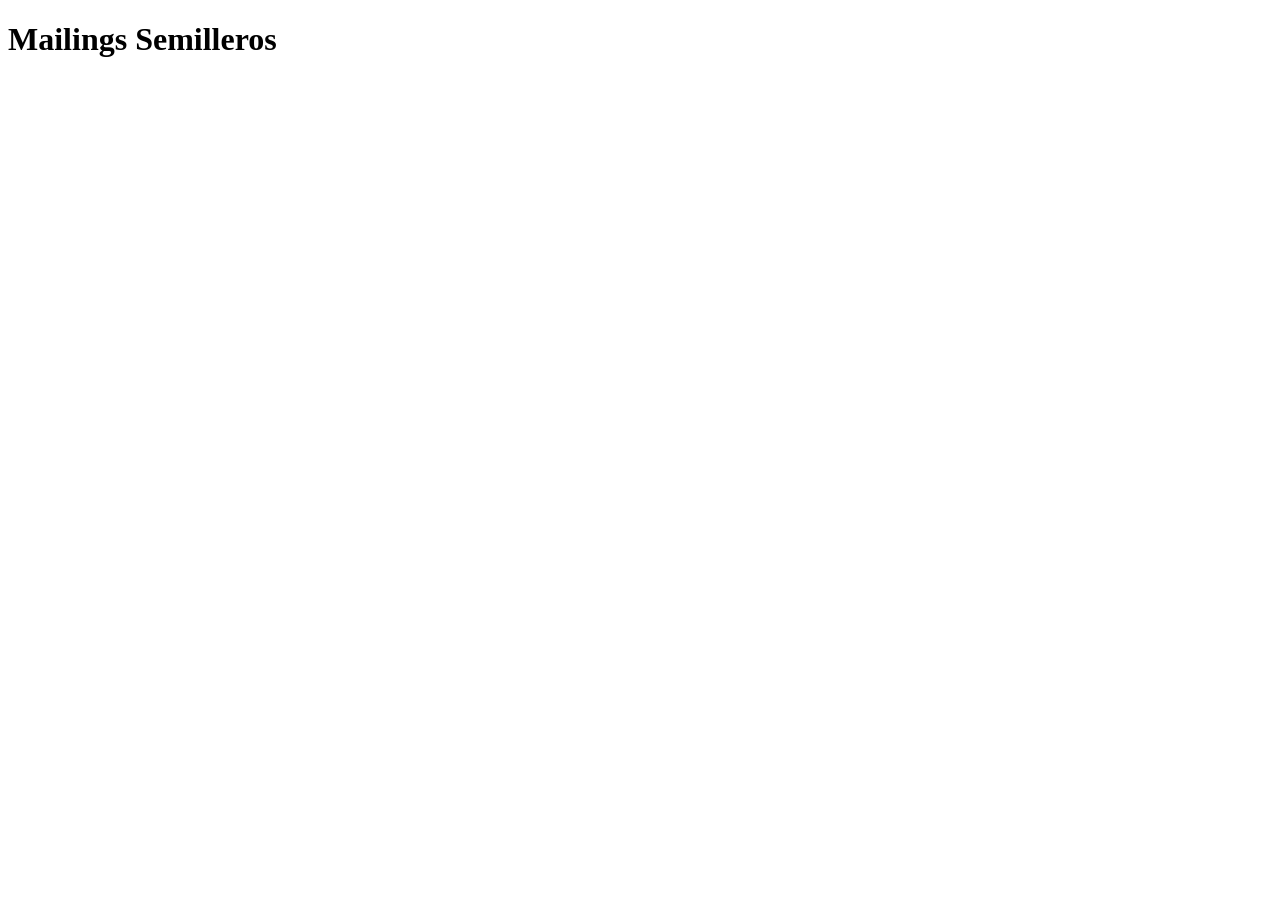
<file: index.html>
<!doctype html>
<html lang="en">
  <head>
    <meta charset="UTF-8" />
    <meta name="viewport" content="width=device-width, initial-scale=1.0" />
    <title>Document</title>
  </head>
  <body>
    <h1>Mailings Semilleros</h1>
  </body>
</html>
</file>
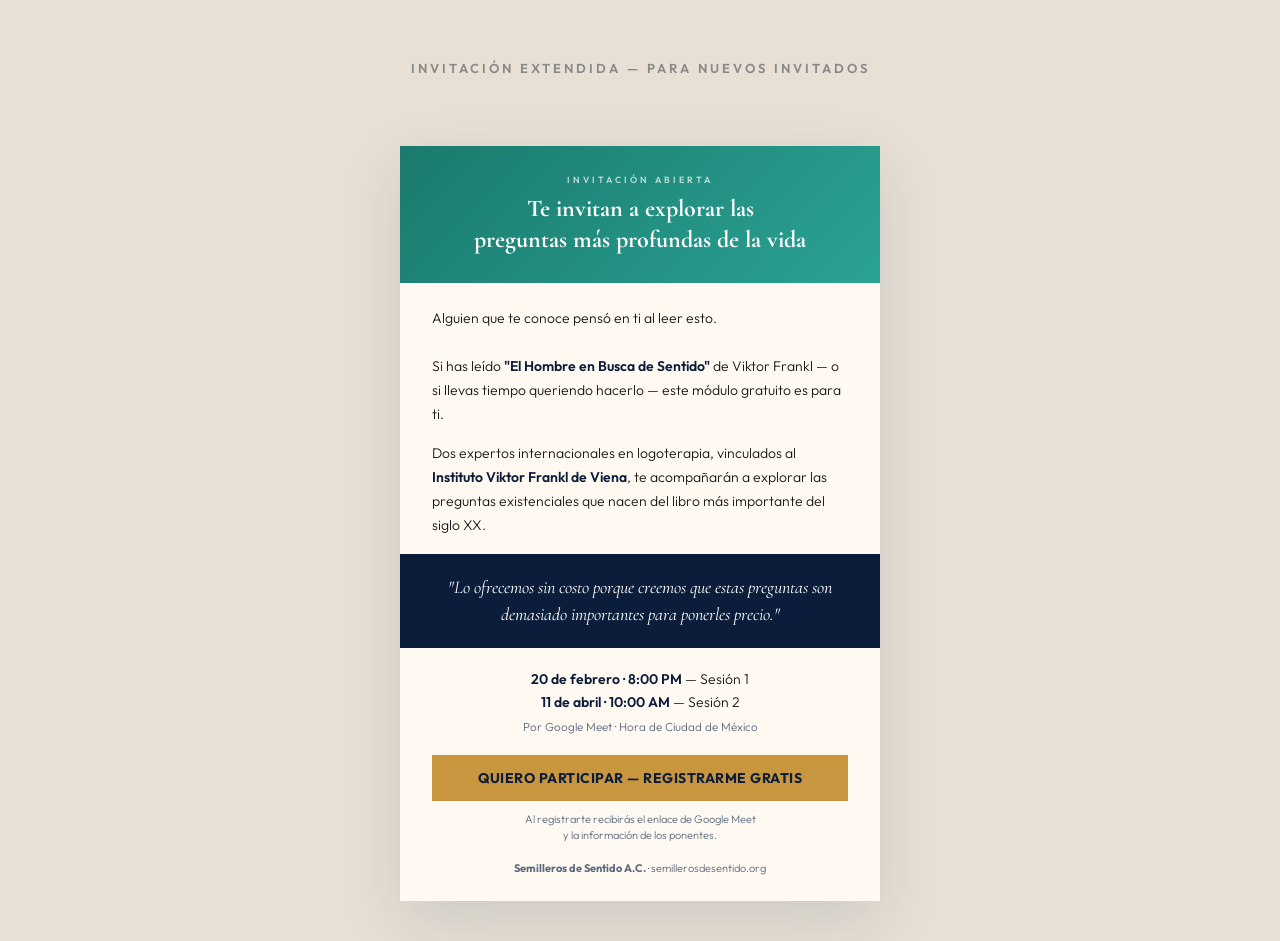
<file: referal.html>
<!doctype html>
<html lang="en">
  <head>
    <meta charset="UTF-8" />
    <meta name="viewport" content="width=device-width, initial-scale=1.0" />
    <title>Invitación Extendida — SILEE</title>
    <link rel="stylesheet" href="referal.css" />
  </head>
  <body>
    <!-- ═══════════════════════════════════════════════════════════
     CARD 3: INVITACIÓN EXTENDIDA (para nuevos invitados)
     ═══════════════════════════════════════════════════════════ -->
    <p class="label" style="margin-top: 20px">
      Invitación Extendida — Para nuevos invitados
    </p>

    <div class="referral-card">
      <div class="ref-header">
        <div class="ref-tag">Invitación Abierta</div>
        <h2 class="ref-title">
          Te invitan a explorar las<br />preguntas más profundas de la vida
        </h2>
      </div>

      <div class="ref-body">
        <p class="ref-text">
          Alguien que te conoce pensó en ti al leer esto.<br /><br />
          Si has leído <strong>"El Hombre en Busca de Sentido"</strong> de
          Viktor Frankl — o si llevas tiempo queriendo hacerlo — este módulo
          gratuito es para ti.
        </p>

        <p class="ref-text">
          Dos expertos internacionales en logoterapia, vinculados al
          <strong>Instituto Viktor Frankl de Viena</strong>, te acompañarán a
          explorar las preguntas existenciales que nacen del libro más
          importante del siglo XX.
        </p>

        <div class="ref-highlight">
          <p>
            "Lo ofrecemos sin costo porque creemos que estas preguntas son
            demasiado importantes para ponerles precio."
          </p>
        </div>

        <p class="ref-text" style="margin-top: 20px; text-align: center">
          <strong>20 de febrero · 8:00 PM</strong> — Sesión 1<br />
          <strong>11 de abril · 10:00 AM</strong> — Sesión 2<br />
          <small style="color: var(--text-muted)"
            >Por Google Meet · Hora de Ciudad de México</small
          >
        </p>

        <a href="[ENLACE_REGISTRO]" class="ref-cta">
          QUIERO PARTICIPAR — REGISTRARME GRATIS
        </a>

        <p class="ref-note">
          Al registrarte recibirás el enlace de Google Meet<br />y la
          información de los ponentes.<br /><br />
          <strong>Semilleros de Sentido A.C.</strong> · semillerosdesentido.org
        </p>
      </div>
    </div>
  </body>
</html>
</file>
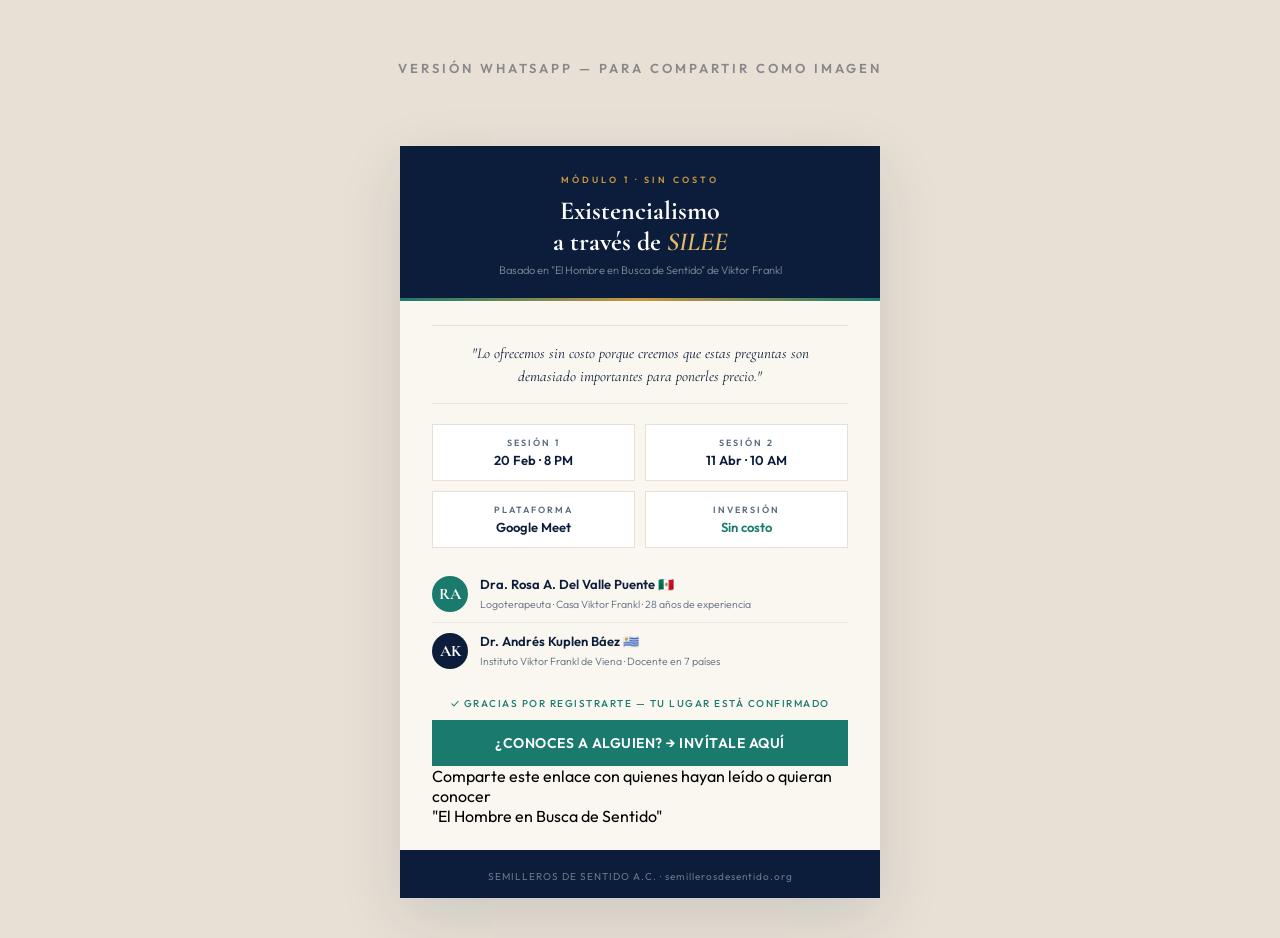
<file: whatsapp.html>
<!doctype html>
<html lang="en">
  <head>
    <meta charset="UTF-8" />
    <meta name="viewport" content="width=device-width, initial-scale=1.0" />
    <title>Versión WhatsApp — SILEE</title>
    <link rel="stylesheet" href="whatsapp.css" />
  </head>
  <body>
    <!-- ═══════════════════════════════════════════════════════════
     CARD 2: VERSIÓN WHATSAPP (compacta, para screenshot)
     ═══════════════════════════════════════════════════════════ -->
    <p class="label" style="margin-top: 20px">
      Versión WhatsApp — Para compartir como imagen
    </p>

    <div class="whatsapp-card">
      <div class="wa-header">
        <div class="wa-tag">Módulo 1 · Sin Costo</div>
        <h2 class="wa-title">
          Existencialismo<br />a través de <em>SILEE</em>
        </h2>
        <p class="wa-sub">
          Basado en "El Hombre en Busca de Sentido" de Viktor Frankl
        </p>
      </div>

      <div class="wa-body">
        <p class="wa-philosophy">
          "Lo ofrecemos sin costo porque creemos que estas preguntas son
          demasiado importantes para ponerles precio."
        </p>

        <div class="wa-details">
          <div class="wa-detail">
            <div class="wa-detail-label">Sesión 1</div>
            <div class="wa-detail-value">20 Feb · 8 PM</div>
          </div>
          <div class="wa-detail">
            <div class="wa-detail-label">Sesión 2</div>
            <div class="wa-detail-value">11 Abr · 10 AM</div>
          </div>
          <div class="wa-detail">
            <div class="wa-detail-label">Plataforma</div>
            <div class="wa-detail-value">Google Meet</div>
          </div>
          <div class="wa-detail">
            <div class="wa-detail-label">Inversión</div>
            <div class="wa-detail-value" style="color: var(--teal)">
              Sin costo
            </div>
          </div>
        </div>

        <div class="wa-ponentes">
          <div class="wa-ponente">
            <div class="wa-ponente-dot" style="background: var(--teal)">RA</div>
            <div class="wa-ponente-info">
              <h5>Dra. Rosa A. Del Valle Puente 🇲🇽</h5>
              <span
                >Logoterapeuta · Casa Viktor Frankl · 28 años de
                experiencia</span
              >
            </div>
          </div>
          <div class="wa-ponente">
            <div class="wa-ponente-dot" style="background: var(--navy)">AK</div>
            <div class="wa-ponente-info">
              <h5>Dr. Andrés Kuplen Báez 🇺🇾</h5>
              <span
                >Instituto Viktor Frankl de Viena · Docente en 7 países</span
              >
            </div>
          </div>
        </div>

        <div class="wa-free">
          ✓ Gracias por registrarte — Tu lugar está confirmado
        </div>

        <a href="[ENLACE_REGISTRO]" class="wa-cta">
          ¿CONOCES A ALGUIEN? → INVÍTALE AQUÍ
        </a>

        <p class="ref-note">
          Comparte este enlace con quienes hayan leído o quieran conocer<br />"El
          Hombre en Busca de Sentido"
        </p>
      </div>

      <div class="wa-footer">
        <span>SEMILLEROS DE SENTIDO A.C. · semillerosdesentido.org</span>
      </div>
    </div>
  </body>
</html>
</file>
<file: referal.css>
@import url("https://fonts.googleapis.com/css2?family=Cormorant+Garamond:ital,wght@0,400;0,600;0,700;1,400;1,600&family=Outfit:wght@300;400;500;600;700&display=swap");

* {
  margin: 0;
  padding: 0;
  box-sizing: border-box;
}

:root {
  --navy: #0b1d3a;
  --deep-blue: #142847;
  --teal: #1a7a6d;
  --teal-light: #2aa394;
  --gold: #c8963e;
  --gold-light: #e5b86a;
  --cream: #faf6f0;
  --warm-white: #fff9f2;
  --text-dark: #1a1a1a;
  --text-muted: #5a6b7f;
}

body {
  font-family: "Outfit", sans-serif;
  background: #e8e0d5;
  display: flex;
  flex-direction: column;
  align-items: center;
  padding: 40px 20px;
  gap: 60px;
}

.label {
  font-family: "Outfit", sans-serif;
  font-size: 13px;
  font-weight: 600;
  letter-spacing: 3px;
  text-transform: uppercase;
  color: #888;
  margin-bottom: 10px;
  text-align: center;
}

/* ══════════════════════════════════════════════════════════════
 CARD 3: INVITACIÓN EXTENDIDA (para que reenvíen)
 ══════════════════════════════════════════════════════════════ */
.referral-card {
  width: 480px;
  background: var(--warm-white);
  overflow: hidden;
  box-shadow: 0 20px 60px rgba(11, 29, 58, 0.12);
}

.ref-header {
  background: linear-gradient(135deg, var(--teal), var(--teal-light));
  padding: 28px 32px;
  text-align: center;
}

.ref-tag {
  font-family: "Outfit", sans-serif;
  font-size: 9px;
  font-weight: 600;
  letter-spacing: 3px;
  text-transform: uppercase;
  color: rgba(255, 255, 255, 0.7);
  margin-bottom: 8px;
}

.ref-title {
  font-family: "Cormorant Garamond", serif;
  font-size: 24px;
  font-weight: 700;
  color: #fff;
  line-height: 1.3;
}

.ref-body {
  padding: 24px 32px;
}

.ref-text {
  font-family: "Outfit", sans-serif;
  font-size: 14px;
  font-weight: 300;
  color: var(--text-dark);
  line-height: 1.7;
  margin-bottom: 16px;
}

.ref-text strong {
  font-weight: 600;
  color: var(--navy);
}

.ref-highlight {
  background: var(--navy);
  color: #fff;
  padding: 20px 24px;
  margin: 16px -32px;
  text-align: center;
}

.ref-highlight p {
  font-family: "Cormorant Garamond", serif;
  font-size: 18px;
  font-style: italic;
  line-height: 1.5;
}

.ref-cta {
  display: block;
  background: var(--gold);
  color: var(--navy);
  font-family: "Outfit", sans-serif;
  font-size: 14px;
  font-weight: 700;
  letter-spacing: 0.5px;
  padding: 14px;
  text-decoration: none;
  text-align: center;
  margin-top: 16px;
}

.ref-note {
  font-size: 11px;
  font-weight: 300;
  color: var(--text-muted);
  text-align: center;
  margin-top: 10px;
  line-height: 1.5;
}
</file>
<file: whatsapp.css>
@import url("https://fonts.googleapis.com/css2?family=Cormorant+Garamond:ital,wght@0,400;0,600;0,700;1,400;1,600&family=Outfit:wght@300;400;500;600;700&display=swap");

* {
  margin: 0;
  padding: 0;
  box-sizing: border-box;
}

:root {
  --navy: #0b1d3a;
  --deep-blue: #142847;
  --teal: #1a7a6d;
  --teal-light: #2aa394;
  --gold: #c8963e;
  --gold-light: #e5b86a;
  --cream: #faf6f0;
  --warm-white: #fff9f2;
  --text-dark: #1a1a1a;
  --text-muted: #5a6b7f;
}

body {
  font-family: "Outfit", sans-serif;
  background: #e8e0d5;
  display: flex;
  flex-direction: column;
  align-items: center;
  padding: 40px 20px;
  gap: 60px;
}

.label {
  font-family: "Outfit", sans-serif;
  font-size: 13px;
  font-weight: 600;
  letter-spacing: 3px;
  text-transform: uppercase;
  color: #888;
  margin-bottom: 10px;
  text-align: center;
}

/* ══════════════════════════════════════════════════════════════
 CARD 2: VERSIÓN WHATSAPP (más compacta, para screenshot)
 ══════════════════════════════════════════════════════════════ */
.whatsapp-card {
  width: 480px;
  background: var(--cream);
  overflow: hidden;
  box-shadow: 0 20px 60px rgba(11, 29, 58, 0.12);
}

.wa-header {
  background: var(--navy);
  padding: 28px 32px 24px;
  text-align: center;
  position: relative;
  overflow: hidden;
}

.wa-header::after {
  content: "";
  position: absolute;
  bottom: 0;
  left: 0;
  right: 0;
  height: 3px;
  background: linear-gradient(
    90deg,
    var(--teal),
    var(--gold),
    var(--teal)
  );
}

.wa-tag {
  font-family: "Outfit", sans-serif;
  font-size: 9px;
  font-weight: 600;
  letter-spacing: 3px;
  text-transform: uppercase;
  color: var(--gold);
  margin-bottom: 10px;
}

.wa-title {
  font-family: "Cormorant Garamond", serif;
  font-size: 26px;
  font-weight: 700;
  color: #fff;
  line-height: 1.2;
  margin-bottom: 6px;
}

.wa-title em {
  color: var(--gold-light);
  font-weight: 600;
}

.wa-sub {
  font-family: "Outfit", sans-serif;
  font-size: 11px;
  font-weight: 300;
  color: rgba(255, 255, 255, 0.5);
}

.wa-body {
  padding: 24px 32px;
}

.wa-philosophy {
  font-family: "Cormorant Garamond", serif;
  font-size: 15px;
  font-weight: 400;
  font-style: italic;
  color: var(--navy);
  text-align: center;
  line-height: 1.5;
  padding: 16px 10px;
  border-top: 1px solid #e8e0d5;
  border-bottom: 1px solid #e8e0d5;
  margin-bottom: 20px;
}

.wa-details {
  display: grid;
  grid-template-columns: 1fr 1fr;
  gap: 10px;
  margin-bottom: 18px;
}

.wa-detail {
  background: #fff;
  border: 1px solid #e8e0d5;
  padding: 12px 14px;
  text-align: center;
}

.wa-detail-label {
  font-size: 9px;
  font-weight: 600;
  letter-spacing: 2px;
  text-transform: uppercase;
  color: var(--text-muted);
  margin-bottom: 4px;
}

.wa-detail-value {
  font-size: 13px;
  font-weight: 600;
  color: var(--navy);
}

.wa-ponentes {
  margin-bottom: 18px;
}

.wa-ponente {
  display: flex;
  gap: 12px;
  align-items: center;
  padding: 10px 0;
  border-bottom: 1px solid rgba(0, 0, 0, 0.05);
}

.wa-ponente:last-child {
  border-bottom: none;
}

.wa-ponente-dot {
  width: 36px;
  height: 36px;
  border-radius: 50%;
  display: flex;
  align-items: center;
  justify-content: center;
  font-family: "Cormorant Garamond", serif;
  font-size: 16px;
  font-weight: 700;
  color: #fff;
  flex-shrink: 0;
}

.wa-ponente-info h5 {
  font-size: 13px;
  font-weight: 600;
  color: var(--navy);
}

.wa-ponente-info span {
  font-size: 10.5px;
  font-weight: 300;
  color: var(--text-muted);
}

.wa-cta {
  display: block;
  background: var(--teal);
  color: #fff;
  font-family: "Outfit", sans-serif;
  font-size: 14px;
  font-weight: 600;
  letter-spacing: 0.5px;
  padding: 14px;
  text-decoration: none;
  text-align: center;
  margin-top: 10px;
}

.wa-free {
  font-size: 10px;
  font-weight: 500;
  letter-spacing: 1.5px;
  text-transform: uppercase;
  color: var(--teal);
  text-align: center;
  margin-top: 10px;
  margin-bottom: 6px;
}

.wa-footer {
  background: var(--navy);
  padding: 14px 32px;
  text-align: center;
}

.wa-footer span {
  font-size: 10px;
  font-weight: 400;
  color: rgba(255, 255, 255, 0.4);
  letter-spacing: 1px;
}
</file>
